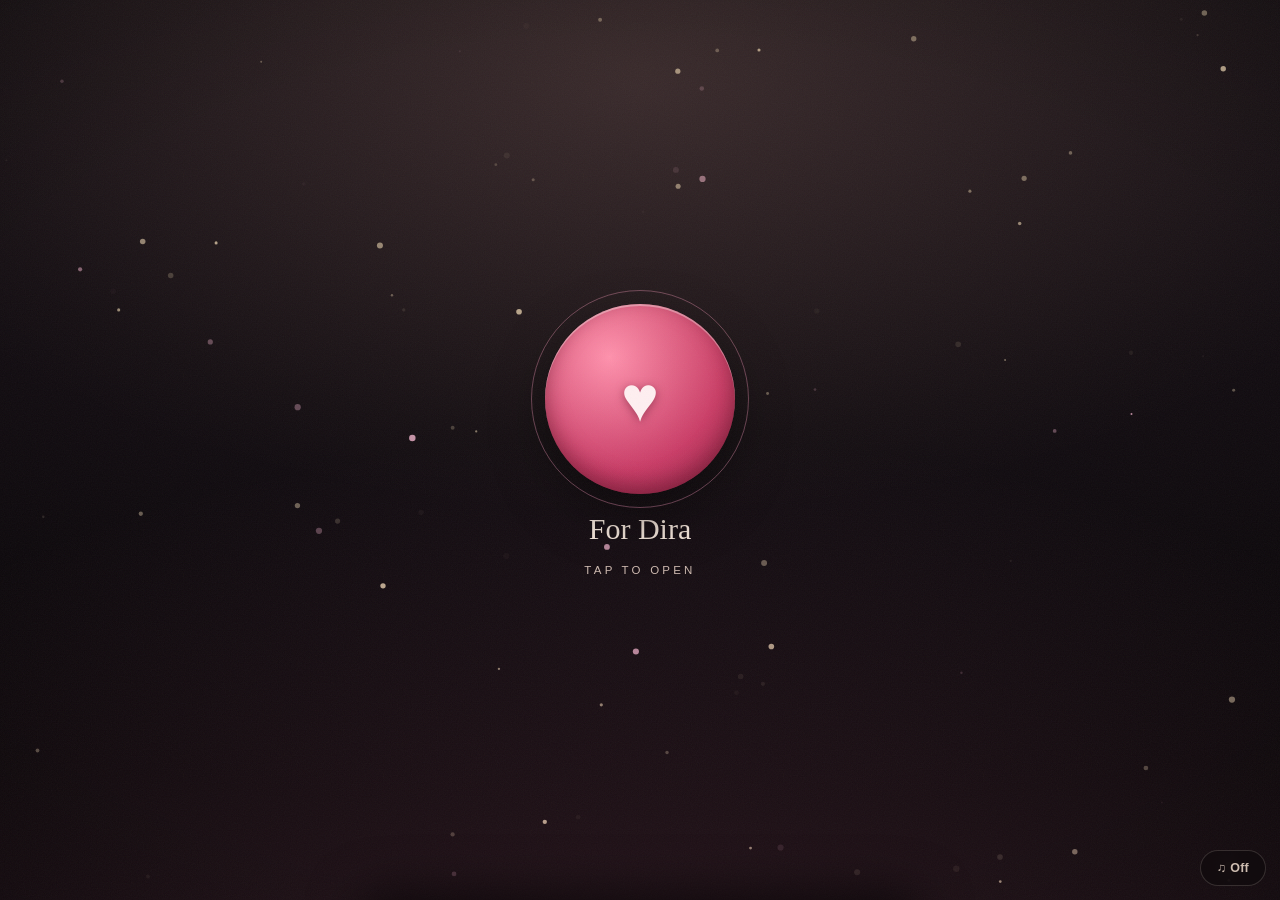
<file: index.html>
<!DOCTYPE html>
<html lang="en">
<head>
<meta charset="UTF-8">
<meta name="viewport" content="width=device-width, initial-scale=1.0, viewport-fit=cover">
<meta name="theme-color" content="#0b0809">
<meta name="description" content="a little place, made for one person 🌷">
<meta property="og:type" content="website">
<meta property="og:title" content="For Dira 🌹">
<meta property="og:description" content="a little place, made for one person 🌷">
<meta property="og:image" content="assets/img/paper.jpg">
<meta name="twitter:card" content="summary_large_image">
<title>For Dira 🌹</title>
<link rel="icon" href="data:image/svg+xml,%3Csvg xmlns='http://www.w3.org/2000/svg' viewBox='0 0 100 100'%3E%3Ctext y='.9em' font-size='88'%3E%F0%9F%8C%B9%3C/text%3E%3C/svg%3E">

<link rel="stylesheet" href="css/global.css">
<link rel="stylesheet" href="css/opening.css">
<link rel="stylesheet" href="css/photobooth.css">
<link rel="stylesheet" href="css/world.css">
<link rel="stylesheet" href="css/flower.css">
<link rel="stylesheet" href="css/story.css">
</head>
<body data-scene="opening">

  <!-- latar per-scene (di bawah kanvas), lalu lapisan sinematik -->
  <div id="bgFx" aria-hidden="true"></div>
  <div id="stageFx" aria-hidden="true"></div>

  <!-- debu / cahaya yang mengapung, digambar oleh js/dust.js -->
  <canvas id="dust" aria-hidden="true"></canvas>
  <!-- satu bunga untuk scene bunga & penutup, digambar oleh js/flower.js -->
  <canvas id="flowerCanvas" aria-hidden="true"></canvas>

  <!-- lagu latar (aset terpisah, bukan di dalam HTML) -->
  <audio id="song" loop preload="auto" src="assets/music/lagu.mp3"></audio>

  <!-- titik tahapan + ulangi -->
  <div id="topBar">
    <div id="sceneDots" aria-label="progress"></div>
    <button id="replayBtn" type="button" aria-label="Start again" title="Start again">⟲</button>
  </div>

  <main>

    <!-- ============ 01 — Opening / Digital Letter ============ -->
    <section class="scene scene--opening is-active" data-scene="opening" aria-label="Opening">
      <div class="scene-inner">
        <button class="seal-card" id="openLetter" type="button" aria-label="Open">
          <span class="seal-face">
            <span class="seal-heart" aria-hidden="true">♥</span>
          </span>
          <span class="seal-name"></span>
          <span class="seal-hint hint-pulse"></span>
        </button>

        <article class="letter-card" id="letterCard" tabindex="-1">
          <div class="letter-lines"></div>
          <button class="btn" id="letterNext" type="button">Come with me</button>
        </article>
      </div>
    </section>

    <!-- ============ 02 — Photobooth ============ -->
    <section class="scene scene--photobooth" data-scene="photobooth" aria-label="Photobooth">
      <div class="scene-inner scene-inner--top">
        <p class="kicker reveal"></p>
        <h1 class="title reveal" data-pb-title></h1>
        <p class="lede reveal" data-pb-hint></p>

        <div class="pb-wrap reveal">
          <div class="pb-frame" id="pbFrame" data-frame="paper">
            <div class="pb-stage">
              <video class="pb-video" playsinline autoplay muted></video>
              <img class="pb-still" alt="">
              <span class="pb-tint" aria-hidden="true"></span>
              <span class="pb-badge"><i></i>Live</span>
              <span class="pb-shotdots" aria-hidden="true"></span>
              <div class="pb-count" aria-hidden="true"></div>
              <div class="pb-flash" aria-hidden="true"></div>
              <p class="pb-pose"></p>
            </div>
            <p class="pb-frame-caption">Dira &amp; Oliq</p>
          </div>

          <div class="pb-controls">
            <div class="pb-row"><span data-pb-filter-label></span><div class="pb-chips" data-pb-filters></div></div>
            <div class="pb-row"><span data-pb-frame-label></span><div class="pb-chips" data-pb-frames></div></div>
            <div class="pb-actions">
              <button class="btn" type="button" data-pb-start>Start</button>
              <button class="btn btn--ghost" type="button" data-pb-pick>Or pick from gallery</button>
            </div>
            <p class="pb-status"></p>
          </div>

          <div class="pb-result" hidden>
            <img class="pb-strip" alt="photo strip">
            <div class="pb-actions">
              <a class="btn" href="#" data-pb-download>Save</a>
              <button class="btn btn--ghost" type="button" data-pb-share hidden>Share</button>
              <button class="btn btn--ghost" type="button" data-pb-retake>Again</button>
            </div>
            <div class="btn-row">
              <button class="btn btn--rose" type="button" data-pb-next>Go inside</button>
            </div>
          </div>
        </div>
      </div>
      <input class="pb-file" type="file" accept="image/*" multiple aria-hidden="true" tabindex="-1">
    </section>

    <!-- ============ 03 — Little World ============ -->
    <section class="scene scene--world" data-scene="world" aria-label="Little world">
      <div class="scene-inner">
        <p class="kicker reveal">our little world</p>
        <p class="lede reveal" data-world-hint></p>

        <div class="room reveal">
          <span class="room-floor" aria-hidden="true"></span>
          <span class="room-lamp" aria-hidden="true"></span>
          <span class="room-lights" aria-hidden="true">
            <i></i><i></i><i></i><i></i><i></i><i></i><i></i>
          </span>
          <span class="room-curtain" aria-hidden="true"></span>
          <span class="room-window" aria-hidden="true"></span>
          <span class="room-rug" aria-hidden="true"></span>
          <button class="room-star" type="button" id="roomStar" aria-label="?">✦</button>
          <!-- tiga benda yang bisa ditap + karakter Dira dipasang oleh js/world.js -->
        </div>

        <button class="btn btn--ghost" type="button" data-world-next hidden>Keep going</button>
      </div>
    </section>

    <!-- ============ 04 — Interactive Flower ============ -->
    <section class="scene scene--flower" data-scene="flower" aria-label="Flower">
      <div class="flower-ui">
        <p class="flower-hint" id="flowerHint"></p>
        <div class="flower-lines" id="flowerLines"></div>
        <button class="btn btn--rose" type="button" id="flowerNext" hidden>Keep going</button>
      </div>
    </section>

    <!-- ============ 05 — Our Timeline ============ -->
    <section class="scene scene--timeline" data-scene="timeline" aria-label="Timeline">
      <div class="scene-inner scene-inner--top">
        <p class="kicker reveal">our timeline</p>
        <p class="lede reveal" data-timeline-hint></p>
        <div class="map reveal"></div>
        <button class="btn btn--ghost" type="button" data-timeline-next hidden>Keep going</button>
      </div>
    </section>

    <!-- ============ 06 — Mini games ============ -->
    <section class="scene scene--games" data-scene="games" aria-label="Mini games">
      <div class="scene-inner scene-inner--top">
        <div class="game-block" data-game="find">
          <h2 class="game-title"></h2>
          <p class="lede"></p>
          <div class="find-stage" id="findStage"></div>
          <p class="game-note" id="findNote"></p>
        </div>

        <div class="game-block" data-game="quiz" hidden>
          <h2 class="game-title"></h2>
          <p class="lede"></p>
          <div class="quiz">
            <h3 class="quiz-q"></h3>
            <div class="quiz-opts"></div>
            <p class="quiz-feedback" aria-live="polite"></p>
          </div>
          <p class="heart-count" id="heartCount"></p>
        </div>

        <button class="btn btn--ghost" type="button" data-games-next hidden>One more thing</button>
      </div>
    </section>

    <!-- ============ 07 — Little notes (pengganti voice message) ============ -->
    <section class="scene scene--voice" data-scene="voice" aria-label="Little notes">
      <div class="scene-inner">
        <h1 class="title reveal" data-voice-title></h1>
        <p class="lede reveal" data-voice-hint></p>
        <div class="note-list" aria-live="polite"></div>
        <button class="note-tap" type="button" data-note-tap aria-label="Next"></button>
        <button class="btn btn--ghost" type="button" data-voice-next hidden></button>
      </div>
    </section>

    <!-- ============ 08 — Final ============ -->
    <section class="scene scene--final" data-scene="final" aria-label="Final">
      <div class="scene-inner">
        <div class="final-stack">
          <div class="final-lines" id="finalLines"></div>
          <p class="final-love" id="finalLove"></p>
          <p class="final-sign" id="finalSign"></p>
          <button class="btn btn--rose" id="replayFinal" type="button">Start Again ♡</button>
        </div>
      </div>
    </section>

  </main>

  <!-- panel pesan dari bawah -->
  <div id="sheetScrim"></div>
  <div id="sheet" class="sheet" role="dialog" aria-label="note">
    <div class="sheet-card">
      <h3 class="sheet-title"></h3>
      <div class="sheet-body"></div>
      <div class="sheet-foot"></div>
    </div>
  </div>

  <!-- pesan rahasia -->
  <div id="egg" aria-hidden="true">
    <div class="egg-card">
      <p class="egg-title"></p>
      <div class="egg-lines"></div>
      <button class="btn btn--ghost" type="button" id="eggClose">Close</button>
    </div>
  </div>

  <div id="transition" aria-hidden="true"></div>
  <button id="musicToggle" type="button" aria-pressed="false">♫ Off</button>

  <noscript>
    <p style="position:fixed;inset:0;display:grid;place-items:center;padding:24px;text-align:center;background:#0b0809;color:#f8ecdf;z-index:99">
      This needs JavaScript. Please enable it and reload 🌷
    </p>
  </noscript>

  <script src="js/content.js"></script>
  <script src="js/state.js"></script>
  <script src="js/audio.js"></script>
  <script src="js/gallery.js"></script>
  <script src="js/dust.js"></script>
  <script src="js/photobooth.js"></script>
  <script src="js/world.js"></script>
  <script src="js/flower.js"></script>
  <script src="js/timeline.js"></script>
  <script src="js/games.js"></script>
  <script src="js/voice.js"></script>
  <script src="js/app.js"></script>
</body>
</html>
</file>
<file: css/global.css>
/* ============================================================================
   global.css — fondasi: warna, tipografi, kerangka scene, transisi, tombol.
   Urutan pemuatan: global → opening → world → game → photobooth → flower
   ========================================================================== */

:root {
  --ink:        #0b0809;
  --ink-2:      #1a1218;
  --ink-3:      #241a22;
  --cream:      #f8ecdf;
  --cream-dim:  #cdbcb0;
  --cream-soft: rgba(248, 236, 223, 0.72);
  --pink:       #ff9ec4;
  --pink-deep:  #e2719c;
  --gold:       #f4c97b;
  --gold-deep:  #d8a24d;

  --serif: Georgia, "Times New Roman", "Noto Serif", serif;
  --script: "Segoe Script", "Brush Script MT", "Comic Sans MS", cursive;
  --sans: -apple-system, BlinkMacSystemFont, "Segoe UI", Roboto, "Helvetica Neue", Arial, sans-serif;

  --pad: 22px;
  --radius: 22px;
  --tap: 52px;

  --ease: cubic-bezier(0.22, 0.8, 0.25, 1);
  --slow: 1.1s;
}

*, *::before, *::after { margin: 0; padding: 0; box-sizing: border-box; }

html, body {
  width: 100%;
  min-height: 100%;
  overflow-x: hidden;
  background: var(--ink);
  color: var(--cream);
  font-family: var(--sans);
  -webkit-tap-highlight-color: transparent;
  -webkit-font-smoothing: antialiased;
  text-rendering: optimizeLegibility;
}

body {
  min-height: 100vh;
  min-height: 100dvh;
  overscroll-behavior-y: none;
}

body.no-scroll { overflow: hidden; }

img { max-width: 100%; display: block; }
button { font-family: inherit; }
[hidden] { display: none !important; }

/* tombol yang berupa tautan (mis. unduh photo strip) */
a.btn {
  display: inline-flex;
  align-items: center;
  justify-content: center;
  text-decoration: none;
}

/* ---------------- lapisan sinematik: vignette + grain ---------------- */
#stageFx {
  position: fixed;
  inset: 0;
  z-index: 3;
  pointer-events: none;
  background:
    radial-gradient(120% 90% at 50% 8%, rgba(244, 201, 123, 0.10), transparent 55%),
    radial-gradient(140% 120% at 50% 120%, rgba(226, 113, 156, 0.16), transparent 60%),
    radial-gradient(120% 100% at 50% 50%, transparent 45%, rgba(0, 0, 0, 0.55) 100%);
  transition: opacity var(--slow) var(--ease);
}

#stageFx::after {
  content: "";
  position: absolute;
  inset: -40%;
  opacity: 0.05;
  background-image: url("data:image/svg+xml,%3Csvg xmlns='http://www.w3.org/2000/svg' width='200' height='200'%3E%3Cfilter id='n'%3E%3CfeTurbulence type='fractalNoise' baseFrequency='0.85' numOctaves='3' stitchTiles='stitch'/%3E%3C/filter%3E%3Crect width='200' height='200' filter='url(%23n)'/%3E%3C/svg%3E");
  animation: grain 6s steps(6, end) infinite;
}

@keyframes grain {
  0%   { transform: translate(0, 0); }
  20%  { transform: translate(-3%, 2%); }
  40%  { transform: translate(2%, -3%); }
  60%  { transform: translate(-2%, -2%); }
  80%  { transform: translate(3%, 1%); }
  100% { transform: translate(0, 0); }
}

/* ---------------- latar per-scene (lapisan paling bawah) ---------------- */
#bgFx {
  position: fixed;
  inset: 0;
  z-index: 0;
  pointer-events: none;
  background: radial-gradient(120% 80% at 50% 10%, #241822 0%, #120c11 48%, #080507 100%);
  transition: background 0.9s var(--ease);
}

body[data-scene="opening"] #bgFx {
  background: radial-gradient(120% 80% at 50% 10%, #241822 0%, #120c11 48%, #080507 100%);
}
body[data-scene="photobooth"] #bgFx {
  background: radial-gradient(95% 65% at 50% 6%, #33202e 0%, #170f17 58%, #080507 100%);
}
body[data-scene="world"] #bgFx {
  background: radial-gradient(95% 70% at 50% 0%, #2b1d27 0%, #170f16 55%, #0a0609 100%);
}
body[data-scene="timeline"] #bgFx {
  background: radial-gradient(95% 70% at 50% 0%, #2a1c28 0%, #150f15 55%, #090607 100%);
}
body[data-scene="games"] #bgFx {
  background: radial-gradient(95% 70% at 50% 6%, #2c1d2c 0%, #150f17 58%, #080508 100%);
}
body[data-scene="voice"] #bgFx {
  background: radial-gradient(80% 60% at 50% 20%, #321f2c 0%, #170f16 60%, #080507 100%);
}
body[data-scene="flower"] #bgFx {
  background:
    radial-gradient(90% 60% at 50% 44%, rgba(255, 190, 150, 0.12), transparent 62%),
    radial-gradient(120% 90% at 50% 0%, #261a24 0%, #150e14 55%, #080508 100%);
}
body[data-scene="final"] #bgFx {
  background: radial-gradient(120% 100% at 50% 40%, #1c1219 0%, #0d080c 70%, #070407 100%);
}

/* ---------------- kanvas global: debu & bunga ---------------- */
#dust, #flowerCanvas {
  position: fixed;
  inset: 0;
  display: block;
  width: 100%;
  height: 100%;
  z-index: 1;
  pointer-events: none;
  opacity: 0;
  transition: opacity 1.2s var(--ease);
}

/* debu tampil di scene gelap */
body[data-scene="opening"] #dust,
body[data-scene="photobooth"] #dust,
body[data-scene="world"] #dust,
body[data-scene="timeline"] #dust,
body[data-scene="games"] #dust,
body[data-scene="voice"] #dust { opacity: 1; }

/* bunga tampil di scene bunga & penutup */
body[data-scene="flower"] #flowerCanvas,
body[data-scene="final"] #flowerCanvas { opacity: 1; }

/* ---------------- kerangka scene ---------------- */
.scene {
  position: fixed;
  inset: 0;
  z-index: 2;
  opacity: 0;
  visibility: hidden;
  pointer-events: none;
  transition: opacity 0.7s var(--ease), visibility 0.7s;
}
.scene.is-active {
  opacity: 1;
  visibility: visible;
  pointer-events: auto;
}

.scene-inner {
  position: absolute;
  inset: 0;
  overflow-y: auto;
  overflow-x: hidden;
  -webkit-overflow-scrolling: touch;
  display: flex;
  flex-direction: column;
  align-items: center;
  justify-content: center;
  gap: 18px;
  padding: calc(76px + env(safe-area-inset-top)) var(--pad) calc(96px + env(safe-area-inset-bottom));
  text-align: center;
}
.scene-inner--top { justify-content: flex-start; }
.scene-inner--wide { padding-left: 14px; padding-right: 14px; }

/* ---------------- tirai transisi antar scene ---------------- */
#transition {
  position: fixed;
  inset: 0;
  z-index: 40;
  pointer-events: none;
  opacity: 0;
  background:
    radial-gradient(60% 60% at 50% 50%, rgba(30, 20, 26, 0.9), rgba(8, 5, 7, 0.99));
  transition: opacity 0.4s var(--ease);
}
#transition.is-on { opacity: 1; }

/* ---------------- tipe teks ---------------- */
.kicker {
  font-size: 12px;
  letter-spacing: 0.34em;
  text-transform: uppercase;
  color: var(--gold);
  opacity: 0.85;
}

.title {
  font-family: var(--serif);
  font-size: clamp(26px, 7.4vw, 40px);
  line-height: 1.22;
  font-weight: 400;
  color: var(--cream);
  text-wrap: balance;
}

.lede {
  font-size: clamp(15px, 4.1vw, 18px);
  line-height: 1.62;
  color: var(--cream-soft);
  max-width: 34em;
  text-wrap: pretty;
}

.script { font-family: var(--script); color: var(--pink); }

/* ---------------- tombol ---------------- */
.btn {
  position: relative;
  border: 0;
  min-height: var(--tap);
  padding: 15px 30px;
  border-radius: 999px;
  font: 700 16px/1 var(--sans);
  letter-spacing: 0.02em;
  color: #25121c;
  background: linear-gradient(180deg, #ffe7c2, var(--gold) 55%, var(--gold-deep));
  box-shadow: 0 10px 26px rgba(216, 162, 77, 0.28), inset 0 1px 0 rgba(255, 255, 255, 0.7);
  cursor: pointer;
  transition: transform 0.18s var(--ease), box-shadow 0.3s var(--ease), opacity 0.3s var(--ease);
  touch-action: manipulation;
}
.btn:active { transform: scale(0.965); }
.btn:disabled {
  opacity: 0.42;
  filter: saturate(0.35);
  box-shadow: none;
  cursor: default;
}
.btn[hidden] { display: none; }

.btn--rose {
  color: #2a0f1b;
  background: linear-gradient(180deg, #ffd7e7, var(--pink) 55%, var(--pink-deep));
  box-shadow: 0 10px 26px rgba(226, 113, 156, 0.3), inset 0 1px 0 rgba(255, 255, 255, 0.6);
}

.btn--ghost {
  background: rgba(255, 255, 255, 0.06);
  color: var(--cream);
  border: 1px solid rgba(248, 236, 223, 0.28);
  box-shadow: none;
  font-weight: 600;
}

.btn-row {
  display: flex;
  flex-wrap: wrap;
  gap: 10px;
  justify-content: center;
  align-items: center;
}

/* tautan kecil (mis. tombol "words" di scene voice) */
.link-btn {
  border: 0;
  background: none;
  color: var(--cream-dim);
  font: 600 12.5px/1 var(--sans);
  letter-spacing: 0.14em;
  text-transform: uppercase;
  padding: 10px 14px;
  cursor: pointer;
  border-bottom: 1px solid rgba(248, 236, 223, 0.25);
}
.link-btn:active { transform: scale(0.97); }

/* ---------------- bar atas: titik scene + ulangi ---------------- */
#topBar {
  position: fixed;
  z-index: 12;
  top: calc(10px + env(safe-area-inset-top));
  left: 0;
  right: 0;
  display: flex;
  align-items: center;
  justify-content: center;
  gap: 10px;
  padding: 0 14px;
  opacity: 0;
  pointer-events: none;
  transition: opacity 0.6s var(--ease);
}
body[data-scene]:not([data-scene="opening"]) #topBar { opacity: 1; }

#sceneDots {
  display: flex;
  gap: 7px;
  padding: 8px 12px;
  border-radius: 999px;
  background: rgba(12, 8, 11, 0.42);
  border: 1px solid rgba(248, 236, 223, 0.12);
  backdrop-filter: blur(8px);
  -webkit-backdrop-filter: blur(8px);
  pointer-events: auto;
}
#sceneDots .dot {
  width: 7px;
  height: 7px;
  border-radius: 50%;
  background: rgba(248, 236, 223, 0.22);
  transition: background 0.4s var(--ease), transform 0.4s var(--ease);
}
#sceneDots .dot.is-past { background: rgba(244, 201, 123, 0.5); }
#sceneDots .dot.is-current { background: var(--pink); transform: scale(1.45); }

#replayBtn {
  pointer-events: auto;
  border: 1px solid rgba(248, 236, 223, 0.16);
  background: rgba(12, 8, 11, 0.42);
  color: var(--cream-dim);
  border-radius: 999px;
  width: 38px;
  height: 38px;
  font-size: 15px;
  line-height: 1;
  cursor: pointer;
  backdrop-filter: blur(8px);
  -webkit-backdrop-filter: blur(8px);
}
#replayBtn:active { transform: scale(0.94); }

/* ---------------- pil musik (selalu ada) ---------------- */
#musicToggle {
  position: fixed;
  z-index: 12;
  right: calc(14px + env(safe-area-inset-right));
  bottom: calc(14px + env(safe-area-inset-bottom));
  border: 1px solid rgba(248, 236, 223, 0.16);
  background: rgba(12, 8, 11, 0.5);
  color: var(--cream-dim);
  border-radius: 999px;
  padding: 11px 16px;
  font: 600 12.5px/1 var(--sans);
  letter-spacing: 0.02em;
  cursor: pointer;
  backdrop-filter: blur(8px);
  -webkit-backdrop-filter: blur(8px);
  transition: color 0.3s var(--ease), border-color 0.3s var(--ease), transform 0.18s var(--ease);
}
#musicToggle.is-on { color: var(--gold); border-color: rgba(244, 201, 123, 0.45); }
#musicToggle.is-missing { display: none; }
#musicToggle:active { transform: scale(0.95); }

/* ---------------- animasi masuk elemen ---------------- */
.reveal {
  opacity: 0;
  transform: translateY(16px);
  transition: opacity 0.9s var(--ease), transform 0.9s var(--ease);
  will-change: opacity, transform;
}
.reveal.is-in { opacity: 1; transform: none; }

@keyframes floaty {
  0%, 100% { transform: translateY(0); }
  50%      { transform: translateY(-8px); }
}
@keyframes pulse {
  0%, 100% { opacity: 0.5; }
  50%      { opacity: 1; }
}
@keyframes beat {
  0%, 100% { transform: scale(1); }
  15%      { transform: scale(1.18); }
  30%      { transform: scale(1); }
  45%      { transform: scale(1.12); }
  60%      { transform: scale(1); }
}

.hint-pulse { animation: pulse 2.4s ease-in-out infinite; }

/* ---------------- aksesibilitas & utilitas ---------------- */
.sr-only {
  position: absolute; width: 1px; height: 1px; padding: 0; margin: -1px;
  overflow: hidden; clip: rect(0, 0, 0, 0); white-space: nowrap; border: 0;
}
.is-hidden { display: none !important; }

/* ---------------- pesan rahasia (easter egg) ---------------- */
#egg {
  position: fixed;
  inset: 0;
  z-index: 60;
  display: grid;
  place-items: center;
  padding: 22px;
  background: rgba(6, 4, 6, 0.86);
  backdrop-filter: blur(6px);
  -webkit-backdrop-filter: blur(6px);
  opacity: 0;
  visibility: hidden;
  pointer-events: none;
  transition: opacity 0.5s var(--ease), visibility 0.5s;
}
#egg.is-on { opacity: 1; visibility: visible; pointer-events: auto; }

.egg-card {
  width: min(420px, 92vw);
  text-align: center;
  display: flex;
  flex-direction: column;
  align-items: center;
  gap: 14px;
}
.egg-title {
  font: 700 12px/1 var(--sans);
  letter-spacing: 0.4em;
  text-transform: uppercase;
  color: var(--gold);
}
.egg-lines p {
  font-family: var(--serif);
  font-size: clamp(17px, 4.8vw, 22px);
  line-height: 1.5;
  color: var(--cream);
}
.egg-lines p + p { margin-top: 6px; }

@media (prefers-reduced-motion: reduce) {
  *, *::before, *::after {
    animation-duration: 0.01ms !important;
    animation-iteration-count: 1 !important;
    transition-duration: 0.18s !important;
  }
  #stageFx::after { animation: none; }
}

/* layar lebar: batasi lebar konten supaya tetap enak dibaca */
@media (min-width: 760px) {
  :root { --pad: 34px; }
  .scene-inner { gap: 22px; }
}
</file>
<file: css/opening.css>
/* ============================================================================
   opening.css — Scene 01: surat digital (segel → tiga kalimat → Come with me)
   ========================================================================== */

.scene--opening { background: transparent; }

/* ---------------- segel / kartu tertutup ---------------- */
.seal-card {
  position: relative;
  border: 0;
  background: none;
  padding: 0;
  cursor: pointer;
  display: flex;
  flex-direction: column;
  align-items: center;
  gap: 18px;
  transition: opacity 0.7s var(--ease), transform 0.7s var(--ease);
}
.seal-card:active .seal-face { transform: scale(0.96); }

.seal-face {
  position: relative;
  width: min(190px, 52vw);
  aspect-ratio: 1;
  border-radius: 50%;
  display: grid;
  place-items: center;
  background:
    radial-gradient(circle at 34% 28%, #ff8fae, #c93a66 62%, #8e1f42 100%);
  box-shadow:
    0 22px 50px rgba(0, 0, 0, 0.55),
    inset 0 2px 0 rgba(255, 255, 255, 0.35),
    inset 0 -8px 20px rgba(80, 10, 30, 0.5);
  transition: transform 0.35s var(--ease);
  animation: floaty 6s ease-in-out infinite;
}
.seal-face::after {
  content: "";
  position: absolute;
  inset: -14px;
  border-radius: 50%;
  border: 1px solid rgba(255, 158, 196, 0.35);
  animation: sealRing 3.6s ease-out infinite;
}
@keyframes sealRing {
  0%   { opacity: 0.7; transform: scale(0.94); }
  100% { opacity: 0; transform: scale(1.18); }
}

.seal-heart {
  font-size: clamp(46px, 14vw, 64px);
  color: #fff0f4;
  text-shadow: 0 2px 10px rgba(90, 10, 35, 0.5);
  animation: beat 3.2s ease-in-out infinite;
}

.seal-name {
  font-family: var(--script);
  font-size: clamp(22px, 6.4vw, 30px);
  color: var(--cream);
}
.seal-hint {
  font-size: 11.5px;
  letter-spacing: 0.28em;
  text-transform: uppercase;
  color: var(--cream-dim);
}

.scene--opening.is-open .seal-card {
  position: absolute;
  opacity: 0;
  transform: scale(0.92) translateY(-14px);
  pointer-events: none;
}

/* ---------------- isi surat ---------------- */
.letter-card {
  display: none;
  width: min(620px, 92vw);
  flex-direction: column;
  align-items: center;
  gap: 26px;
  text-align: center;
}
.scene--opening.is-open .letter-card { display: flex; }

.letter-lines { display: flex; flex-direction: column; gap: 14px; }

.letter-lines p {
  font-family: var(--serif);
  font-size: clamp(16px, 4.4vw, 20px);
  line-height: 1.5;
  color: var(--cream-soft);
  opacity: 0;
  transform: translateY(12px);
  transition: opacity 1.1s var(--ease), transform 1.1s var(--ease);
  text-wrap: balance;
}
.letter-lines p.is-in { opacity: 1; transform: none; }

.letter-lines p:first-child {
  font-size: clamp(28px, 8vw, 42px);
  line-height: 1.2;
  color: var(--cream);
  text-shadow: 0 0 40px rgba(244, 201, 123, 0.2);
}
.letter-lines p:last-child { color: var(--pink); }

.letter-card .btn {
  opacity: 0;
  transform: translateY(10px);
  transition: opacity 1s var(--ease), transform 1s var(--ease);
}
.letter-card .btn.is-in { opacity: 1; transform: none; }

@media (min-width: 760px) {
  .letter-card { gap: 32px; }
}
</file>
<file: css/photobooth.css>
/* ============================================================================
   photobooth.css — Scene 07 (Photobooth: kamera, filter, bingkai, photo strip)
   ========================================================================== */

.scene--photobooth { background: transparent; }

.pb-wrap {
  width: min(560px, 94vw);
  display: flex;
  flex-direction: column;
  align-items: center;
  gap: 14px;
}

/* bingkai: pratinjau langsung dari bingkai yang dipilih */
.pb-frame {
  position: relative;
  width: 100%;
  padding: 10px 10px 0;
  border-radius: 22px;
  background: #fffaf2;
  box-shadow: 0 26px 60px rgba(0, 0, 0, 0.5), inset 0 0 0 1px rgba(255, 255, 255, 0.5);
  transition: background 0.35s var(--ease), box-shadow 0.35s var(--ease);
}
.pb-frame[data-frame="plain"] { background: #fdfdfd; }
.pb-frame[data-frame="plain"] .pb-frame-caption {
  font-family: var(--sans);
  font-size: 11.5px;
  font-weight: 700;
  letter-spacing: 0.22em;
  text-transform: uppercase;
  color: #141414;
}
.pb-frame[data-frame="cinema"] { background: #7d1a1a; }
.pb-frame[data-frame="cinema"] .pb-frame-caption { color: #fdf4e3; font-size: clamp(17px, 5vw, 22px); }
.pb-frame[data-frame="polaroid"] { background: #f4ede3; }
.pb-frame[data-frame="polaroid"] .pb-frame-caption { color: #a5303f; }
.pb-frame[data-frame="noir"] { background: #0b0b0b; box-shadow: 0 26px 60px rgba(0, 0, 0, 0.65); }
.pb-frame[data-frame="noir"] .pb-frame-caption {
  color: #f2f2f2;
  font-family: Georgia, "Times New Roman", serif;
  font-size: clamp(18px, 5.6vw, 26px);
  font-weight: 700;
}
.pb-frame[data-frame="hearts"] { background: linear-gradient(160deg, #3a1c2a, #23101a); }
.pb-frame[data-frame="garden"] {
  background: url("../assets/img/paper.jpg") center / cover no-repeat;
}

.pb-frame-caption {
  margin: 9px 0 10px;
  text-align: center;
  font-family: var(--script);
  font-size: clamp(15px, 4.4vw, 19px);
  color: #b3285a;
  transition: color 0.35s var(--ease);
}
.pb-frame[data-frame="hearts"] .pb-frame-caption { color: #ffe6c8; }

.pb-stage {
  position: relative;
  width: 100%;
  aspect-ratio: 4 / 3;
  border-radius: 14px;
  overflow: hidden;
  background: #0f0a0e;
  box-shadow: inset 0 0 0 1px rgba(120, 80, 100, 0.25);
}

/* lapisan warna filter di atas pratinjau */
.pb-tint {
  position: absolute;
  inset: 0;
  z-index: 2;
  pointer-events: none;
  background: transparent;
  transition: background 0.3s var(--ease);
}
.pb-video,
.pb-still {
  position: absolute;
  inset: 0;
  width: 100%;
  height: 100%;
  object-fit: cover;
  display: block;
}
.pb-video { transform: scaleX(-1); }
.pb-video.is-nomirror { transform: none; }
.pb-still { opacity: 0; transition: opacity 0.35s var(--ease); z-index: 3; }
.pb-still.is-shown { opacity: 1; }

/* bingkai panduan kamera */
.pb-stage::after {
  content: "";
  position: absolute;
  inset: 10px;
  border: 1px dashed rgba(255, 226, 184, 0.22);
  border-radius: 14px;
  pointer-events: none;
}

.pb-badge {
  position: absolute;
  z-index: 3;
  left: 12px;
  top: 12px;
  display: flex;
  align-items: center;
  gap: 6px;
  padding: 6px 11px;
  border-radius: 999px;
  background: rgba(10, 6, 9, 0.6);
  color: var(--cream);
  font: 600 11px/1 var(--sans);
  letter-spacing: 0.14em;
  text-transform: uppercase;
  backdrop-filter: blur(6px);
  -webkit-backdrop-filter: blur(6px);
}
.pb-badge i {
  width: 7px; height: 7px;
  border-radius: 50%;
  background: #ff5c7a;
  animation: pulse 1.6s ease-in-out infinite;
}

.pb-shotdots {
  position: absolute;
  z-index: 3;
  right: 12px;
  top: 12px;
  display: flex;
  gap: 6px;
}
.pb-shotdots i {
  width: 9px; height: 9px;
  border-radius: 50%;
  background: rgba(248, 236, 223, 0.25);
  box-shadow: inset 0 0 0 1px rgba(0, 0, 0, 0.3);
}
.pb-shotdots i.is-on { background: var(--gold); }

/* hitungan 3-2-1 */
.pb-count {
  position: absolute;
  inset: 0;
  z-index: 4;
  display: grid;
  place-items: center;
  font-family: var(--serif);
  font-size: clamp(70px, 26vw, 130px);
  color: #fff6e6;
  text-shadow: 0 0 40px rgba(244, 201, 123, 0.6), 0 6px 24px rgba(0, 0, 0, 0.6);
  opacity: 0;
  pointer-events: none;
  transition: opacity 0.2s var(--ease), transform 0.35s var(--ease);
}
.pb-count.is-on { opacity: 1; animation: countPop 0.9s var(--ease); }
@keyframes countPop {
  0%   { transform: scale(0.6); opacity: 0; }
  35%  { transform: scale(1.05); opacity: 1; }
  100% { transform: scale(1.25); opacity: 0.15; }
}

.pb-flash {
  position: absolute;
  inset: 0;
  z-index: 5;
  background: #fff;
  opacity: 0;
  pointer-events: none;
}
.pb-flash.is-on { animation: flash 0.42s ease-out; }
@keyframes flash {
  0%   { opacity: 0.92; }
  100% { opacity: 0; }
}

.pb-pose {
  position: absolute;
  z-index: 3;
  left: 0; right: 0;
  bottom: 12px;
  text-align: center;
  font-size: 14px;
  font-weight: 600;
  color: #fff4e2;
  text-shadow: 0 2px 12px rgba(0, 0, 0, 0.75);
}

/* kontrol kamera */
.pb-controls { width: 100%; display: flex; flex-direction: column; gap: 12px; }

/* saat photo strip sudah jadi, kontrol pengambilan disembunyikan */
.pb-wrap.is-result .pb-controls { display: none; }
.pb-wrap.is-result .pb-stage { display: none; }
.pb-wrap.is-result .pb-frame { display: none; }

/* di mode hasil, teks pembuka juga disembunyikan supaya strip dan tombolnya
   semuanya masuk layar tanpa perlu digeser */
.scene--photobooth.is-result .kicker,
.scene--photobooth.is-result .title,
.scene--photobooth.is-result .lede { display: none; }
.scene--photobooth.is-result .scene-inner {
  padding-top: calc(60px + env(safe-area-inset-top));
  padding-bottom: calc(64px + env(safe-area-inset-bottom));
  justify-content: flex-start;
}

.pb-row { display: flex; flex-direction: column; gap: 7px; align-items: flex-start; }
.pb-row > span {
  font-size: 10.5px;
  letter-spacing: 0.22em;
  text-transform: uppercase;
  color: var(--gold);
  opacity: 0.85;
}

.pb-chips {
  display: flex;
  gap: 8px;
  width: 100%;
  overflow-x: auto;
  padding-bottom: 4px;
  scrollbar-width: none;
}
.pb-chips::-webkit-scrollbar { display: none; }

.chip {
  flex: 0 0 auto;
  border: 1px solid rgba(248, 236, 223, 0.2);
  background: rgba(255, 255, 255, 0.05);
  color: var(--cream-soft);
  border-radius: 999px;
  padding: 9px 15px;
  font: 600 12.5px/1 var(--sans);
  cursor: pointer;
  transition: background 0.25s var(--ease), color 0.25s var(--ease), border-color 0.25s var(--ease);
}
.chip.is-on {
  background: linear-gradient(180deg, #ffd7e7, var(--pink));
  color: #2a0f1b;
  border-color: transparent;
}

.pb-actions { display: flex; gap: 10px; justify-content: center; flex-wrap: wrap; }
.pb-status {
  font-size: 13px;
  line-height: 1.6;
  color: var(--cream-soft);
  text-align: center;
  max-width: 42em;
}
.pb-status.is-warn { color: var(--gold); }

/* hasil photo strip */
.pb-result {
  width: 100%;
  display: flex;
  flex-direction: column;
  align-items: center;
  gap: 14px;
}
.pb-strip {
  max-height: 48vh;
  width: auto;
  max-width: 100%;
  border-radius: 12px;
  box-shadow: 0 26px 60px rgba(0, 0, 0, 0.6);
  background: #fffaf3;
}

.pb-file { display: none; }
</file>
<file: css/world.css>
/* ============================================================================
   world.css — Scene 03: kamar kecil.
   Tiga benda bisa ditap (bingkai foto & video, rak film, pot bunga);
   sisanya dekorasi kamar supaya terasa seperti ruangan, bukan menu.
   ========================================================================== */

.scene--world { background: transparent; }

.room {
  position: relative;
  width: min(640px, 94vw);
  aspect-ratio: 3 / 3.8;
  max-height: 68vh;
  border-radius: 26px;
  overflow: hidden;
  background:
    radial-gradient(90% 55% at 50% 0%, rgba(255, 214, 160, 0.12), transparent 60%),
    linear-gradient(180deg, #3a2833 0%, #2a1c26 46%, #241821 62%, #1a1018 100%);
  box-shadow: 0 30px 70px rgba(0, 0, 0, 0.55), inset 0 0 0 1px rgba(255, 226, 184, 0.1);
  touch-action: manipulation;
}
/* tekstur kertas yang sudah ada, dipakai tipis sebagai dinding ruangan */
.room::before {
  content: "";
  position: absolute;
  inset: 0;
  background-image: url("../assets/img/paper.jpg");
  background-size: cover;
  opacity: 0.07;
  mix-blend-mode: screen;
  pointer-events: none;
}

/* ---------------- lantai kayu ---------------- */
.room-floor {
  position: absolute;
  left: 0;
  right: 0;
  bottom: 0;
  height: 23%;
  background:
    repeating-linear-gradient(90deg, rgba(0, 0, 0, 0.18) 0 2px, transparent 2px 46px),
    linear-gradient(180deg, #4a3026 0%, #33201a 60%, #241512 100%);
  box-shadow: inset 0 1px 0 rgba(255, 220, 190, 0.18), inset 0 12px 26px rgba(0, 0, 0, 0.35);
  pointer-events: none;
}
.room-floor::before {
  content: "";
  position: absolute;
  left: 0;
  right: 0;
  top: 0;
  height: 5px;
  background: linear-gradient(180deg, #6b4a38, #3b2620);
  box-shadow: 0 3px 8px rgba(0, 0, 0, 0.45);
}

/* ---------------- lampu hangat di langit-langit ---------------- */
.room-lamp {
  position: absolute;
  left: 50%;
  top: -10%;
  width: 66%;
  aspect-ratio: 2 / 1;
  transform: translateX(-50%);
  background: radial-gradient(ellipse at 50% 0%, rgba(255, 214, 150, 0.5), rgba(255, 190, 130, 0) 70%);
  filter: blur(2px);
  animation: lampBreath 7s ease-in-out infinite;
  pointer-events: none;
}
@keyframes lampBreath {
  0%, 100% { opacity: 0.75; }
  50%      { opacity: 1; }
}

/* ---------------- lampu tumblr (string lights) ---------------- */
.room-lights {
  position: absolute;
  left: 5%;
  right: 5%;
  top: 3%;
  height: 30px;
  display: flex;
  align-items: flex-start;
  justify-content: space-between;
  pointer-events: none;
}
.room-lights::before {
  content: "";
  position: absolute;
  left: 0;
  right: 0;
  top: 0;
  height: 16px;
  border-bottom: 1px solid rgba(255, 226, 184, 0.28);
  border-radius: 0 0 50% 50% / 0 0 100% 100%;
}
.room-lights i {
  position: relative;
  margin-top: 12px;
  width: 7px;
  height: 9px;
  border-radius: 50% 50% 45% 45%;
  background: radial-gradient(circle at 40% 30%, #fff3d0, #f4c97b 60%, #d8a24d);
  box-shadow: 0 0 12px rgba(244, 201, 123, 0.7);
  animation: twinkle 3.4s ease-in-out infinite;
}
.room-lights i:nth-child(2n) { animation-delay: -0.9s; }
.room-lights i:nth-child(3n) { animation-delay: -1.8s; }
.room-lights i:nth-child(5n) { animation-delay: -2.5s; }
@keyframes twinkle {
  0%, 100% { opacity: 0.5; }
  50%      { opacity: 1; }
}

/* ---------------- jendela + tirai ---------------- */
.room-window {
  position: absolute;
  right: 5%;
  top: 11%;
  width: 25%;
  aspect-ratio: 1 / 1.12;
  border-radius: 8px;
  background: linear-gradient(180deg, #101a2c, #1d1630 70%, #2a1c30);
  box-shadow: inset 0 0 0 3px rgba(255, 226, 184, 0.16), 0 10px 24px rgba(0, 0, 0, 0.35);
  overflow: hidden;
  pointer-events: none;
}
.room-window::before {
  content: "";
  position: absolute;
  left: 22%;
  top: 16%;
  width: 36%;
  aspect-ratio: 1;
  border-radius: 50%;
  background: radial-gradient(circle at 36% 34%, #fff6e2, #f0cf9a 70%, #d9ac6c);
  box-shadow: 0 0 22px rgba(255, 226, 184, 0.45);
}
.room-window::after {
  content: "";
  position: absolute;
  inset: 0;
  background: repeating-linear-gradient(90deg, transparent 0 47%, rgba(255, 226, 184, 0.16) 47% 53%, transparent 53% 100%);
}
.room-curtain {
  position: absolute;
  right: 3%;
  top: 9%;
  width: 31%;
  height: 34%;
  border-radius: 6px 6px 10px 10px;
  background:
    repeating-linear-gradient(90deg, rgba(0, 0, 0, 0.16) 0 5px, transparent 5px 14px),
    linear-gradient(100deg, rgba(150, 74, 96, 0.92), rgba(103, 48, 68, 0.88) 60%, rgba(74, 32, 48, 0.9));
  box-shadow: 0 12px 26px rgba(0, 0, 0, 0.45), inset 0 1px 0 rgba(255, 220, 200, 0.2);
  clip-path: polygon(0 0, 100% 0, 100% 100%, 84% 96%, 66% 100%, 50% 96%, 32% 100%, 16% 96%, 0 100%);
  pointer-events: none;
}

/* ---------------- karpet ---------------- */
.room-rug {
  position: absolute;
  left: 50%;
  transform: translateX(-50%);
  width: 56%;
  height: 9%;
  bottom: 2.5%;
  border-radius: 50%;
  background: radial-gradient(ellipse at 50% 38%, #563a30, #2c1b17 78%);
  box-shadow: inset 0 3px 10px rgba(255, 220, 190, 0.12), 0 12px 26px rgba(0, 0, 0, 0.45);
  pointer-events: none;
}

/* ---------------- bintang tersembunyi (easter egg) ---------------- */
.room-star {
  position: absolute;
  left: 44%;
  top: 30%;
  z-index: 4;
  border: 0;
  background: none;
  padding: 10px;
  font-size: 14px;
  line-height: 1;
  color: rgba(255, 226, 184, 0.5);
  cursor: pointer;
  opacity: 0.45;
  transition: opacity 0.4s var(--ease), transform 0.4s var(--ease), color 0.4s var(--ease);
  animation: pulse 3.2s ease-in-out infinite;
}
.room-star:hover, .room-star:active { opacity: 1; color: var(--gold); transform: scale(1.25); }
.room-star.is-found { color: var(--gold); opacity: 0.9; animation: none; }

/* ---------------- Dira sebagai dekorasi kamar ---------------- */
.room-dira {
  position: absolute;
  left: 43%;
  bottom: 12%;
  width: 16%;
  filter: drop-shadow(0 10px 18px rgba(0, 0, 0, 0.45));
  animation: floaty 6.5s ease-in-out infinite;
  pointer-events: none;
}
.room-dira .dira-svg { width: 100%; height: auto; display: block; }

/* ============================================================================
   Tiga benda yang bisa ditap
   ========================================================================== */
.prop {
  position: absolute;
  border: 0;
  background: none;
  padding: 0;
  cursor: pointer;
  display: flex;
  flex-direction: column;
  align-items: center;
  gap: 5px;
  touch-action: manipulation;
  transition: transform 0.25s var(--ease);
}
.prop:active { transform: scale(0.97); }

.prop-label {
  font-size: 10.5px;
  letter-spacing: 0.16em;
  text-transform: uppercase;
  color: rgba(248, 236, 223, 0.6);
  transition: color 0.3s var(--ease);
}
.prop.is-seen .prop-label { color: var(--gold); }

/* --- bingkai foto & video (dinding kiri) --- */
.prop--photo { left: 7%; top: 16%; width: 33%; }
.prop-frame {
  display: block;
  width: 100%;
  padding: 7px;
  border-radius: 5px;
  background: linear-gradient(150deg, #96714c, #6a4a30 60%, #4a3120);
  box-shadow: 0 16px 30px rgba(0, 0, 0, 0.5), inset 0 0 0 1px rgba(255, 226, 184, 0.28);
}
.prop-mat {
  display: grid;
  place-items: center;
  aspect-ratio: 3 / 4;
  border-radius: 2px;
  overflow: hidden;
  background: #fdf6ea;
  box-shadow: inset 0 2px 8px rgba(120, 90, 70, 0.25);
}
/* strip itu tinggi (1:2,5) — tampilkan bagian foto pertamanya */
.prop-shot {
  width: 100%;
  height: 100%;
  object-fit: cover;
  object-position: 50% 22%;
}
.prop-empty { font-size: clamp(20px, 6vw, 28px); opacity: 0.4; }

/* --- rak film (dinding kanan) --- */
.prop--film { right: 6%; top: 45%; width: 39%; }
.prop-shelf { display: block; width: 100%; }
.prop-posters { display: flex; align-items: flex-end; justify-content: center; gap: 5px; }
.prop-posters img {
  width: 31%;
  aspect-ratio: 2 / 3;
  object-fit: cover;
  display: block;
  border-radius: 2px;
  box-shadow: 0 8px 16px rgba(0, 0, 0, 0.55);
  transition: transform 0.25s var(--ease);
}
.prop--film:active .prop-posters img { transform: translateY(-4px); }
.prop-board {
  display: block;
  height: 8px;
  margin-top: 3px;
  border-radius: 2px;
  background: linear-gradient(180deg, #8a6038, #4a3020);
  box-shadow: 0 8px 16px rgba(0, 0, 0, 0.5), inset 0 1px 0 rgba(255, 220, 180, 0.25);
}

/* --- pot bunga (di lantai, kiri bawah) --- */
.prop--flower { left: 8%; bottom: 13%; width: 19%; }
.prop-pot { display: flex; flex-direction: column; align-items: center; }
.prop-bloom {
  font-size: clamp(26px, 8.5vw, 42px);
  line-height: 1;
  animation: floaty 5s ease-in-out infinite;
  filter: drop-shadow(0 6px 12px rgba(0, 0, 0, 0.45));
}
.prop-clay {
  width: 74%;
  height: 24px;
  margin-top: -6px;
  border-radius: 3px 3px 10px 10px;
  background: linear-gradient(180deg, #b5714a, #7d4a2e);
  box-shadow: 0 10px 18px rgba(0, 0, 0, 0.45), inset 0 1px 0 rgba(255, 220, 190, 0.3);
}

/* ============================================================================
   Panel pesan dari bawah
   ========================================================================== */
.sheet-videos {
  display: flex;
  flex-direction: column;
  gap: 12px;
  margin-bottom: 6px;
}
.sheet-video { margin: 0; }
.sheet-video video {
  display: block;
  width: auto;
  max-width: 100%;
  max-height: 46vh;
  margin: 0 auto;
  border-radius: 16px;
  background: #000;
  box-shadow: 0 10px 24px rgba(0, 0, 0, 0.5);
}
.sheet-video figcaption {
  margin-top: 6px;
  font-size: 11px;
  letter-spacing: 0.18em;
  text-transform: uppercase;
  color: rgba(248, 236, 223, 0.45);
}
.sheet-strip { margin-bottom: 14px; }
.sheet-empty {
  font-size: 13px;
  color: var(--cream-dim);
  margin-bottom: 12px;
}

/* dua seksi di dalam panel: foto dan video */
.sheet-section { margin-bottom: 18px; }
.sheet-section:last-of-type { margin-bottom: 4px; }
.sheet-label {
  margin-bottom: 10px;
  text-align: left;
  font-size: 10.5px;
  font-weight: 700;
  letter-spacing: 0.22em;
  text-transform: uppercase;
  color: var(--gold);
  opacity: 0.9;
}

/* kartu poster film (seperti rak kaset kecil) */
.sheet-films {
  display: grid;
  grid-template-columns: repeat(auto-fit, minmax(84px, 1fr));
  gap: 10px;
  margin-bottom: 16px;
}
.sheet-film { margin: 0; }
.sheet-film img {
  width: 100%;
  aspect-ratio: 2 / 3;
  object-fit: cover;
  display: block;
  border-radius: 10px;
  background: #2a1b24;
  box-shadow: 0 10px 22px rgba(0, 0, 0, 0.5), inset 0 0 0 1px rgba(255, 226, 184, 0.14);
  transition: transform 0.25s var(--ease);
}
.sheet-film:active img { transform: scale(0.97); }
.sheet-film figcaption {
  margin-top: 7px;
  font-size: 10.5px;
  line-height: 1.35;
  letter-spacing: 0.05em;
  color: rgba(248, 236, 223, 0.62);
  text-align: center;
}

/* dua pilihan di panel Media */
.sheet-choices {
  display: grid;
  grid-template-columns: 1fr 1fr;
  gap: 12px;
  margin-bottom: 6px;
}
.choice {
  border: 1px solid rgba(248, 236, 223, 0.18);
  background: linear-gradient(180deg, rgba(255, 255, 255, 0.07), rgba(255, 255, 255, 0.03));
  border-radius: 18px;
  padding: 20px 12px 18px;
  cursor: pointer;
  display: flex;
  flex-direction: column;
  align-items: center;
  gap: 8px;
  color: var(--cream);
  transition: transform 0.2s var(--ease), border-color 0.3s var(--ease), background 0.3s var(--ease);
}
.choice:active { transform: scale(0.97); }
.choice:hover { border-color: rgba(244, 201, 123, 0.45); }
.choice-icon { font-size: 30px; line-height: 1; }
.choice-label {
  font-size: 15px;
  font-weight: 700;
  letter-spacing: 0.06em;
}
.choice-sub {
  font-size: 10.5px;
  letter-spacing: 0.16em;
  text-transform: uppercase;
  color: rgba(248, 236, 223, 0.45);
}

/* galeri strip photobooth */
.sheet-gallery {
  display: grid;
  grid-template-columns: repeat(auto-fill, minmax(92px, 1fr));
  gap: 12px;
  margin-bottom: 6px;
}
.gallery-item { position: relative; margin: 0; }
.gallery-item img {
  width: 100%;
  aspect-ratio: 3 / 4;
  object-fit: cover;
  object-position: 50% 22%;
  display: block;
  border-radius: 10px;
  background: #2a1b24;
  box-shadow: 0 10px 20px rgba(0, 0, 0, 0.5), inset 0 0 0 1px rgba(255, 226, 184, 0.12);
}
.gallery-item figcaption {
  margin-top: 6px;
  font-size: 9.5px;
  letter-spacing: 0.04em;
  color: rgba(248, 236, 223, 0.55);
  text-align: center;
}
.gallery-del {
  position: absolute;
  top: 6px;
  right: 6px;
  width: 26px;
  height: 26px;
  border: 0;
  border-radius: 50%;
  background: rgba(10, 6, 9, 0.72);
  color: #ffd9e2;
  font-size: 12px;
  line-height: 1;
  display: grid;
  place-items: center;
  cursor: pointer;
  backdrop-filter: blur(4px);
  -webkit-backdrop-filter: blur(4px);
  box-shadow: 0 4px 10px rgba(0, 0, 0, 0.45);
}
.gallery-del:active { transform: scale(0.92); }

.sheet-loading {
  font-size: 13px;
  letter-spacing: 0.24em;
  color: var(--cream-dim);
  margin-bottom: 10px;
}

.sheet {
  position: fixed;
  left: 0;
  right: 0;
  bottom: 0;
  z-index: 30;
  display: flex;
  justify-content: center;
  padding: 0 12px calc(12px + env(safe-area-inset-bottom));
  transform: translateY(115%);
  transition: transform 0.55s var(--ease);
  pointer-events: none;
}
.sheet.is-open { transform: none; pointer-events: auto; }

.sheet-card {
  width: min(560px, 96vw);
  max-height: 76vh;
  overflow-y: auto;
  border-radius: 22px 22px 18px 18px;
  padding: 22px 22px 24px;
  background: linear-gradient(180deg, rgba(38, 26, 34, 0.97), rgba(20, 13, 18, 0.98));
  border: 1px solid rgba(255, 226, 184, 0.16);
  box-shadow: 0 -18px 50px rgba(0, 0, 0, 0.6);
  text-align: center;
}
.sheet-title {
  font-family: var(--script);
  font-size: clamp(20px, 5.6vw, 26px);
  color: var(--pink);
  margin-bottom: 10px;
}
.sheet-body p {
  font-size: clamp(15px, 4.1vw, 17px);
  line-height: 1.6;
  color: var(--cream-soft);
}
.sheet-body p + p { margin-top: 8px; }
.sheet-media {
  width: 100%;
  border-radius: 14px;
  margin-bottom: 14px;
  max-height: 68vh;
  object-fit: contain;
  background: #100c12;
}
.sheet-media.is-missing { display: none; }
.sheet-foot { margin-top: 18px; display: flex; justify-content: center; }

/* potongan chat (dipakai timeline bila media berupa screenshot percakapan) */
.sheet-chat {
  display: flex;
  flex-direction: column;
  gap: 8px;
  margin-bottom: 14px;
  text-align: left;
}
.sheet-chat p {
  max-width: 84%;
  padding: 10px 14px;
  border-radius: 16px;
  font-size: 14px;
  line-height: 1.45;
}
.sheet-chat .is-me {
  align-self: flex-end;
  background: rgba(255, 158, 196, 0.18);
  border: 1px solid rgba(255, 158, 196, 0.32);
  color: var(--cream);
}
.sheet-chat .is-you {
  align-self: flex-start;
  background: rgba(255, 255, 255, 0.06);
  border: 1px solid rgba(248, 236, 223, 0.16);
  color: var(--cream-soft);
}
.sheet-scrim {
  position: fixed;
  inset: 0;
  z-index: 29;
  background: rgba(6, 4, 6, 0.6);
  opacity: 0;
  pointer-events: none;
  transition: opacity 0.4s var(--ease);
}
.sheet-scrim.is-open { opacity: 1; pointer-events: auto; }

/* layar sempit: perkecil label supaya tidak bertabrakan */
@media (max-width: 380px) {
  .prop-label { font-size: 9.5px; letter-spacing: 0.12em; }
}
</file>
<file: css/flower.css>
/* ============================================================================
   flower.css — Scene 04 (bunga interaktif) & Scene 08 (final)
   Gambar bunganya ada di kanvas #flowerCanvas (js/flower.js).
   ========================================================================== */

.scene--flower { background: transparent; }

/* UI di bawah bunga */
.flower-ui {
  position: fixed;
  left: 50%;
  bottom: calc(76px + env(safe-area-inset-bottom));
  transform: translateX(-50%);
  z-index: 4;
  width: min(560px, 92vw);
  display: flex;
  flex-direction: column;
  align-items: center;
  gap: 16px;
  text-align: center;
  pointer-events: none;
}
.flower-ui .btn { pointer-events: auto; }

/* bayangan lembut di belakang teks supaya tetap terbaca di atas batang */
.flower-ui::before {
  content: "";
  position: absolute;
  left: 50%;
  bottom: -70px;
  transform: translateX(-50%);
  width: 150vw;
  height: 280px;
  background: radial-gradient(closest-side, rgba(8, 5, 8, 0.8), rgba(8, 5, 8, 0));
  pointer-events: none;
  z-index: -1;
}

.flower-hint {
  font-size: 12px;
  letter-spacing: 0.26em;
  text-transform: uppercase;
  color: var(--cream-dim);
  animation: pulse 2.8s ease-in-out infinite;
  transition: opacity 0.6s var(--ease);
}
.flower-hint.is-off { opacity: 0; }
.flower-hint.is-soft {
  animation: none;
  opacity: 0.42;
  letter-spacing: 0.2em;
}

.flower-lines { display: flex; flex-direction: column; gap: 8px; }
.flower-lines p {
  font-family: var(--serif);
  font-size: clamp(18px, 5.1vw, 26px);
  line-height: 1.42;
  color: var(--cream);
  opacity: 0;
  transform: translateY(10px);
  transition: opacity 1.2s var(--ease), transform 1.2s var(--ease);
  text-shadow: 0 2px 18px rgba(0, 0, 0, 0.55);
  text-wrap: balance;
}
.flower-lines p.is-in { opacity: 1; transform: none; }

#flowerNext {
  opacity: 0;
  transform: translateY(8px);
  transition: opacity 1s var(--ease), transform 1s var(--ease);
}
#flowerNext.is-in { opacity: 1; transform: none; }

/* ============================================================================
   Scene 08 — Final
   ========================================================================== */
.scene--final {
  background: radial-gradient(120% 100% at 50% 40%, rgba(12, 7, 10, 0.45), rgba(8, 5, 8, 0.88));
}
.scene--final .scene-inner {
  justify-content: flex-end;
  padding-top: 48vh;
  /* lapisan gelap lembut di belakang kalimat penutup supaya tetap terbaca */
  background: linear-gradient(to top,
    rgba(6, 4, 6, 0.9) 0%,
    rgba(6, 4, 6, 0.72) 34%,
    rgba(6, 4, 6, 0.35) 60%,
    rgba(6, 4, 6, 0) 82%);
}

.final-stack {
  display: flex;
  flex-direction: column;
  align-items: center;
  gap: 14px;
  width: min(640px, 92vw);
}

.final-lines p {
  font-family: var(--serif);
  font-size: clamp(17px, 5vw, 25px);
  line-height: 1.5;
  color: var(--cream);
  opacity: 0;
  transform: translateY(10px);
  transition: opacity 1.3s var(--ease), transform 1.3s var(--ease);
  text-shadow: 0 2px 18px rgba(0, 0, 0, 0.6);
  text-wrap: balance;
}
.final-lines p + p { margin-top: 8px; }
.final-lines p.is-in { opacity: 1; transform: none; }

.final-love {
  font-family: var(--serif);
  font-size: clamp(26px, 7.6vw, 40px);
  color: var(--pink);
  opacity: 0;
  transform: translateY(10px);
  transition: opacity 1.4s var(--ease), transform 1.4s var(--ease);
  text-shadow: 0 0 34px rgba(255, 158, 196, 0.35);
}
.final-love.is-in { opacity: 1; transform: none; }

.final-sign {
  font-family: var(--script);
  font-size: clamp(18px, 5vw, 24px);
  color: var(--cream-dim);
  opacity: 0;
  transition: opacity 1.4s var(--ease);
}
.final-sign.is-in { opacity: 1; }

#replayFinal {
  margin-top: 10px;
  opacity: 0;
  transform: translateY(8px);
  transition: opacity 1.2s var(--ease), transform 1.2s var(--ease);
}
#replayFinal.is-in { opacity: 1; transform: none; }
</file>
<file: css/story.css>
/* ============================================================================
   story.css — Scene 05 (Our Timeline), Scene 06 (mini games), Scene 07 (voice)
   ========================================================================== */

/* ---------------- Scene 05 — memory map ---------------- */
.scene--timeline { background: transparent; }

.map {
  position: relative;
  width: min(560px, 94vw);
  text-align: left;
  padding: 4px 0;
}

.map-node {
  position: relative;
  display: block;
  width: 100%;
  border: 0;
  background: none;
  cursor: pointer;
  padding: 15px 10px 15px 38px;
  text-align: left;
  color: var(--cream-soft);
  font-family: var(--serif);
  font-size: clamp(16px, 4.5vw, 21px);
  line-height: 1.35;
  transition: color 0.4s var(--ease), transform 0.25s var(--ease);
  touch-action: manipulation;
}
.map-node:active { transform: scale(0.99); }
.map-node::before {
  content: "";
  position: absolute;
  left: 12px;
  top: 0;
  bottom: 0;
  width: 1px;
  background: linear-gradient(180deg, rgba(248, 236, 223, 0.05), rgba(248, 236, 223, 0.22), rgba(248, 236, 223, 0.05));
}
.map-node:first-child::before { top: 50%; }
.map-node:last-child::before { bottom: 50%; }
.map-node::after {
  content: "";
  position: absolute;
  left: 7px;
  top: 50%;
  width: 11px;
  height: 11px;
  margin-top: -5.5px;
  border-radius: 50%;
  background: #33232c;
  box-shadow: inset 0 0 0 1px rgba(255, 226, 184, 0.45);
  transition: background 0.4s var(--ease), box-shadow 0.4s var(--ease), transform 0.4s var(--ease);
}
.map-node.is-seen { color: var(--gold); }
.map-node.is-seen::after {
  background: var(--pink);
  box-shadow: 0 0 14px rgba(255, 158, 196, 0.65);
  transform: scale(1.15);
}
.map-node .node-sub {
  display: block;
  margin-top: 4px;
  font-family: var(--sans);
  font-size: 11.5px;
  letter-spacing: 0.16em;
  text-transform: uppercase;
  color: rgba(248, 236, 223, 0.35);
}

/* ---------------- Scene 06 — mini games ---------------- */
.scene--games { background: transparent; }

.game-block {
  width: min(560px, 94vw);
  display: flex;
  flex-direction: column;
  align-items: center;
  gap: 12px;
}
.game-block[hidden] { display: none !important; }

.game-title {
  font-family: var(--serif);
  font-size: clamp(22px, 6.2vw, 32px);
  font-weight: 400;
  color: var(--cream);
}

.game-note {
  min-height: 1.4em;
  font-size: 14px;
  color: var(--gold);
  letter-spacing: 0.02em;
}

/* find the heart */
.find-stage {
  position: relative;
  width: 100%;
  height: min(48vh, 380px);
  border-radius: 24px;
  overflow: hidden;
  background:
    radial-gradient(80% 60% at 50% 0%, rgba(255, 200, 150, 0.10), transparent 60%),
    linear-gradient(180deg, rgba(42, 28, 40, 0.9), rgba(18, 12, 16, 0.95));
  border: 1px solid rgba(255, 226, 184, 0.14);
  box-shadow: inset 0 0 40px rgba(0, 0, 0, 0.5);
  touch-action: manipulation;
}
.floater {
  position: absolute;
  border: 0;
  background: none;
  padding: 0;
  width: 46px;
  height: 46px;
  display: grid;
  place-items: center;
  font-size: 26px;
  line-height: 1;
  cursor: pointer;
  filter: drop-shadow(0 6px 12px rgba(0, 0, 0, 0.45));
  transition: transform 0.2s var(--ease);
  will-change: transform;
}
.floater:active { transform: scale(0.9); }
.floater.is-heart { color: #ff6f91; }
.floater.is-gone { opacity: 0; pointer-events: none; transform: scale(1.6); transition: opacity 0.5s var(--ease), transform 0.5s var(--ease); }

/* quiz */
.quiz { width: 100%; }
.quiz-q {
  font-family: var(--serif);
  font-size: clamp(19px, 5.2vw, 25px);
  font-weight: 400;
  line-height: 1.35;
  color: var(--cream);
  margin-bottom: 16px;
  text-align: center;
}
.quiz-opts { display: flex; flex-direction: column; gap: 10px; }
.quiz-opt {
  border: 1px solid rgba(248, 236, 223, 0.18);
  background: rgba(255, 255, 255, 0.045);
  color: var(--cream);
  border-radius: 15px;
  min-height: var(--tap);
  padding: 14px 16px;
  font-size: 15px;
  line-height: 1.4;
  text-align: left;
  cursor: pointer;
  transition: transform 0.2s var(--ease), background 0.3s var(--ease), border-color 0.3s var(--ease);
}
.quiz-opt:active { transform: scale(0.985); }
.quiz-opt.is-right { background: rgba(120, 210, 150, 0.16); border-color: rgba(140, 230, 170, 0.6); }
.quiz-opt.is-wrong { background: rgba(230, 120, 140, 0.14); border-color: rgba(240, 140, 160, 0.55); }
.quiz-opt:disabled { cursor: default; }

.quiz-feedback {
  margin-top: 14px;
  min-height: 1.5em;
  text-align: center;
  font-size: 14.5px;
  line-height: 1.5;
  color: var(--cream-soft);
}
.quiz-feedback.is-right { color: #9be3b6; }
.quiz-feedback.is-wrong { color: #ffb0c0; }

.heart-count {
  margin-top: 4px;
  font-size: 15px;
  color: var(--pink);
  letter-spacing: 0.04em;
}

/* beberapa gambar dalam satu memori: ditumpuk rapi, tidak dipotong */
.sheet-photos {
  display: grid;
  gap: 10px;
  margin-bottom: 14px;
}
.sheet-photos .sheet-media { margin-bottom: 0; }

/* kartu yang diisi sendiri oleh penerima */
.sheet-input {
  display: flex;
  flex-direction: column;
  gap: 10px;
  margin-bottom: 16px;
  text-align: left;
}
.input-label {
  font-size: 10.5px;
  font-weight: 700;
  letter-spacing: 0.22em;
  text-transform: uppercase;
  color: var(--gold);
}
.input-field {
  width: 100%;
  min-height: 96px;
  resize: vertical;
  padding: 14px 16px;
  border-radius: 16px;
  border: 1px solid rgba(248, 236, 223, 0.2);
  background: rgba(255, 255, 255, 0.05);
  color: var(--cream);
  font: 400 15.5px/1.55 var(--sans);
  outline: none;
  transition: border-color 0.25s var(--ease), background 0.25s var(--ease);
}
.input-field::placeholder { color: rgba(248, 236, 223, 0.32); }
.input-field:focus {
  border-color: rgba(244, 201, 123, 0.6);
  background: rgba(255, 255, 255, 0.08);
}
.input-row {
  display: flex;
  align-items: center;
  gap: 12px;
  flex-wrap: wrap;
}
.input-note {
  font-size: 12px;
  letter-spacing: 0.04em;
  color: var(--cream-dim);
  min-height: 1.2em;
}

/* ---------------- Scene 07 — voice ---------------- */
.scene--voice { background: transparent; }

.voice-orb {
  width: 116px;
  height: 116px;
  border-radius: 50%;
  border: 0;
  cursor: pointer;
  font-size: 38px;
  display: grid;
  place-items: center;
  background: radial-gradient(circle at 34% 30%, #ffd9e6, var(--pink) 52%, #b8517d);
  box-shadow: 0 16px 40px rgba(226, 113, 156, 0.32), inset 0 2px 0 rgba(255, 255, 255, 0.45);
  transition: transform 0.2s var(--ease);
  position: relative;
}
.voice-orb:active { transform: scale(0.95); }
.voice-orb::after {
  content: "";
  position: absolute;
  inset: -12px;
  border-radius: 50%;
  border: 1px solid rgba(255, 158, 196, 0.5);
  opacity: 0;
}
.scene--voice.is-playing .voice-orb::after { animation: ring 1.6s ease-out infinite; }
@keyframes ring {
  0%   { opacity: 0.7; transform: scale(0.94); }
  100% { opacity: 0; transform: scale(1.35); }
}

.voice-track {
  width: min(420px, 84vw);
  height: 6px;
  border-radius: 999px;
  background: rgba(248, 236, 223, 0.14);
  overflow: hidden;
  cursor: pointer;
}
.voice-track i {
  display: block;
  height: 100%;
  width: 0;
  background: linear-gradient(90deg, var(--gold), var(--pink));
}
.voice-meta {
  width: min(420px, 84vw);
  display: flex;
  justify-content: space-between;
  font-size: 12px;
  color: var(--cream-dim);
  font-variant-numeric: tabular-nums;
}
.voice-note {
  font-size: 12.5px;
  color: var(--gold);
  opacity: 0.9;
  text-align: center;
  max-width: 34em;
}
.voice-transcript {
  width: min(520px, 90vw);
  max-height: 30vh;
  overflow-y: auto;
  font-size: 14.5px;
  line-height: 1.65;
  color: var(--cream-soft);
  text-align: center;
}
.voice-transcript p + p { margin-top: 8px; }

/* ---------------- Scene 07 — little notes (pengganti voice message) ---------------- */
.note-list {
  width: min(520px, 90vw);
  min-height: 9em;
  display: flex;
  flex-direction: column;
  justify-content: center;
  gap: 12px;
  text-align: center;
}
.note-line {
  margin: 0;
  font-size: 18px;
  line-height: 1.5;
  color: var(--cream-soft);
  animation: noteIn 0.6s var(--ease) both;
}
@keyframes noteIn {
  from { opacity: 0; transform: translateY(8px); }
  to   { opacity: 1; transform: none; }
}
.note-tap {
  width: 84px;
  height: 84px;
  border-radius: 50%;
  border: 0;
  cursor: pointer;
  font-size: 30px;
  color: #fff;
  background: radial-gradient(circle at 34% 30%, #ffd9e6, var(--pink) 52%, #b8517d);
  box-shadow: 0 14px 34px rgba(226, 113, 156, 0.32), inset 0 2px 0 rgba(255, 255, 255, 0.45);
  transition: transform 0.2s var(--ease);
}
.note-tap::before { content: "♡"; }
.note-tap:active { transform: scale(0.94); }
</file>
